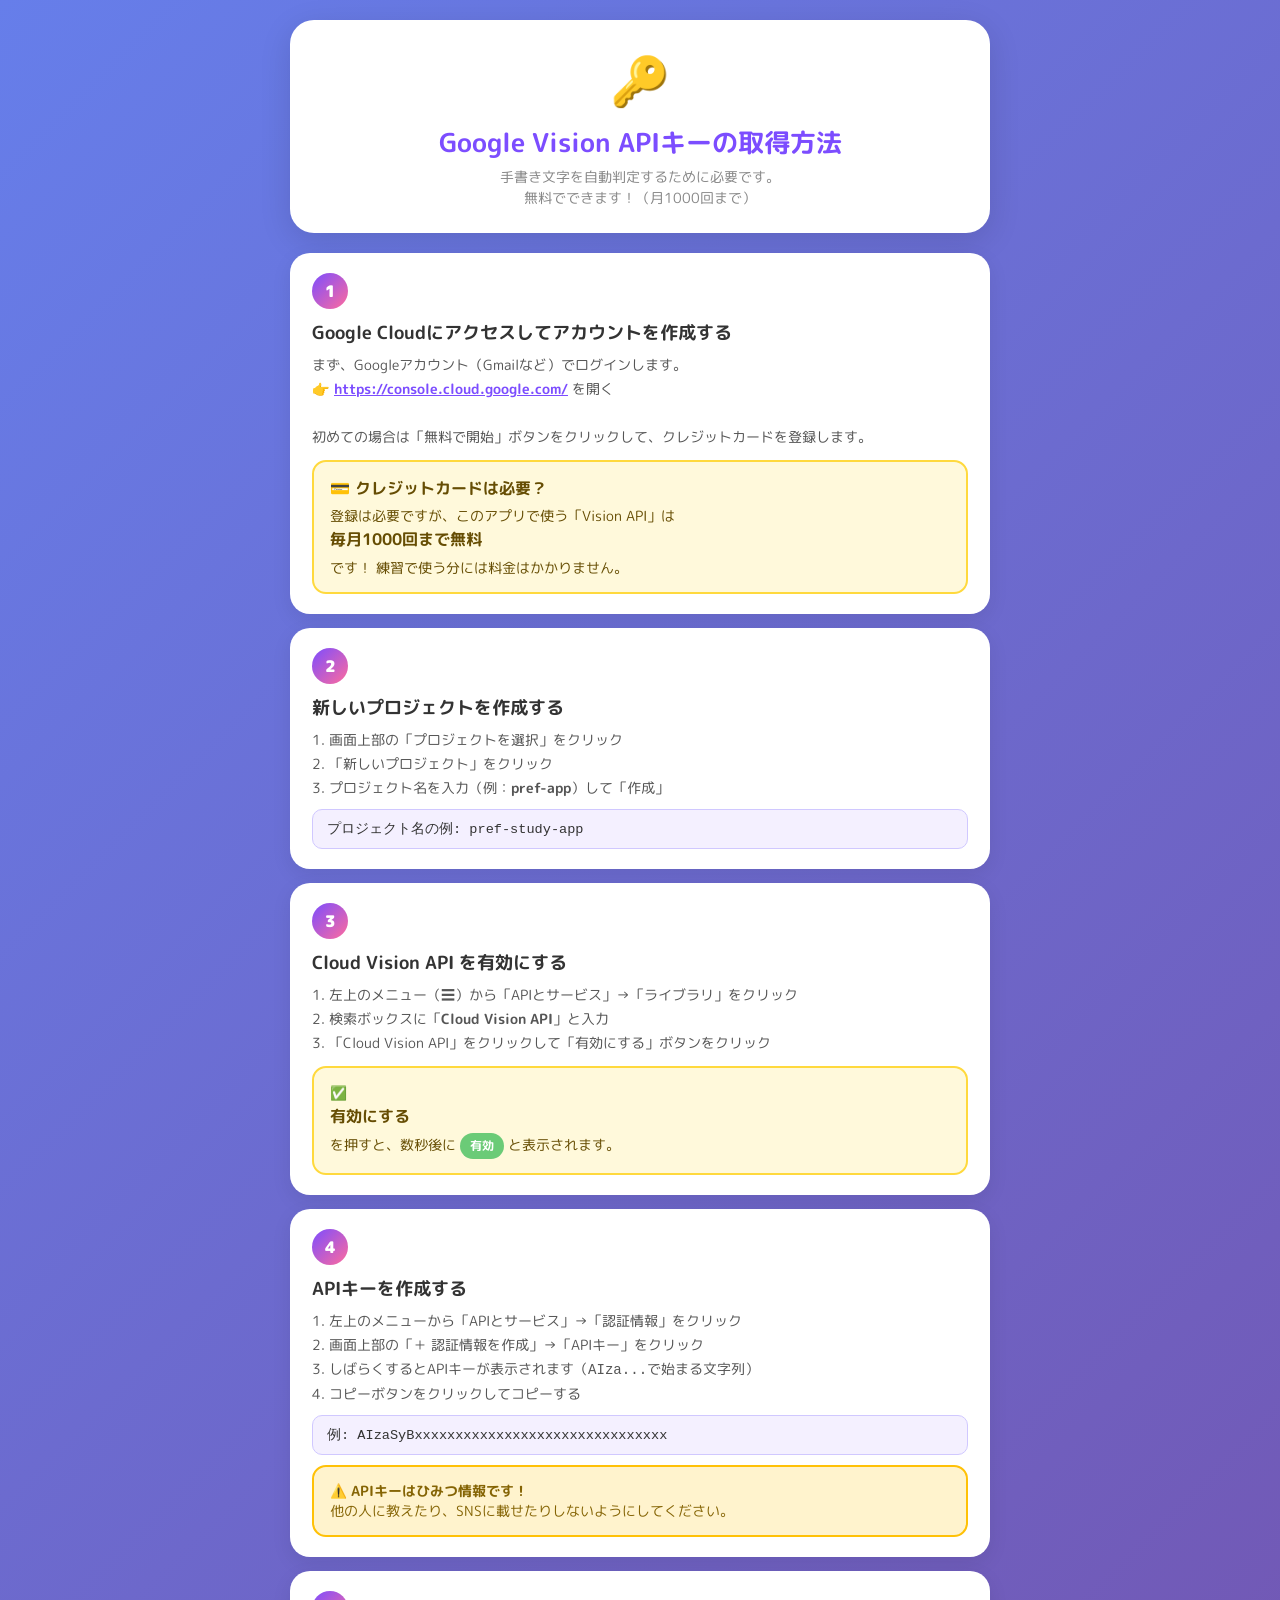
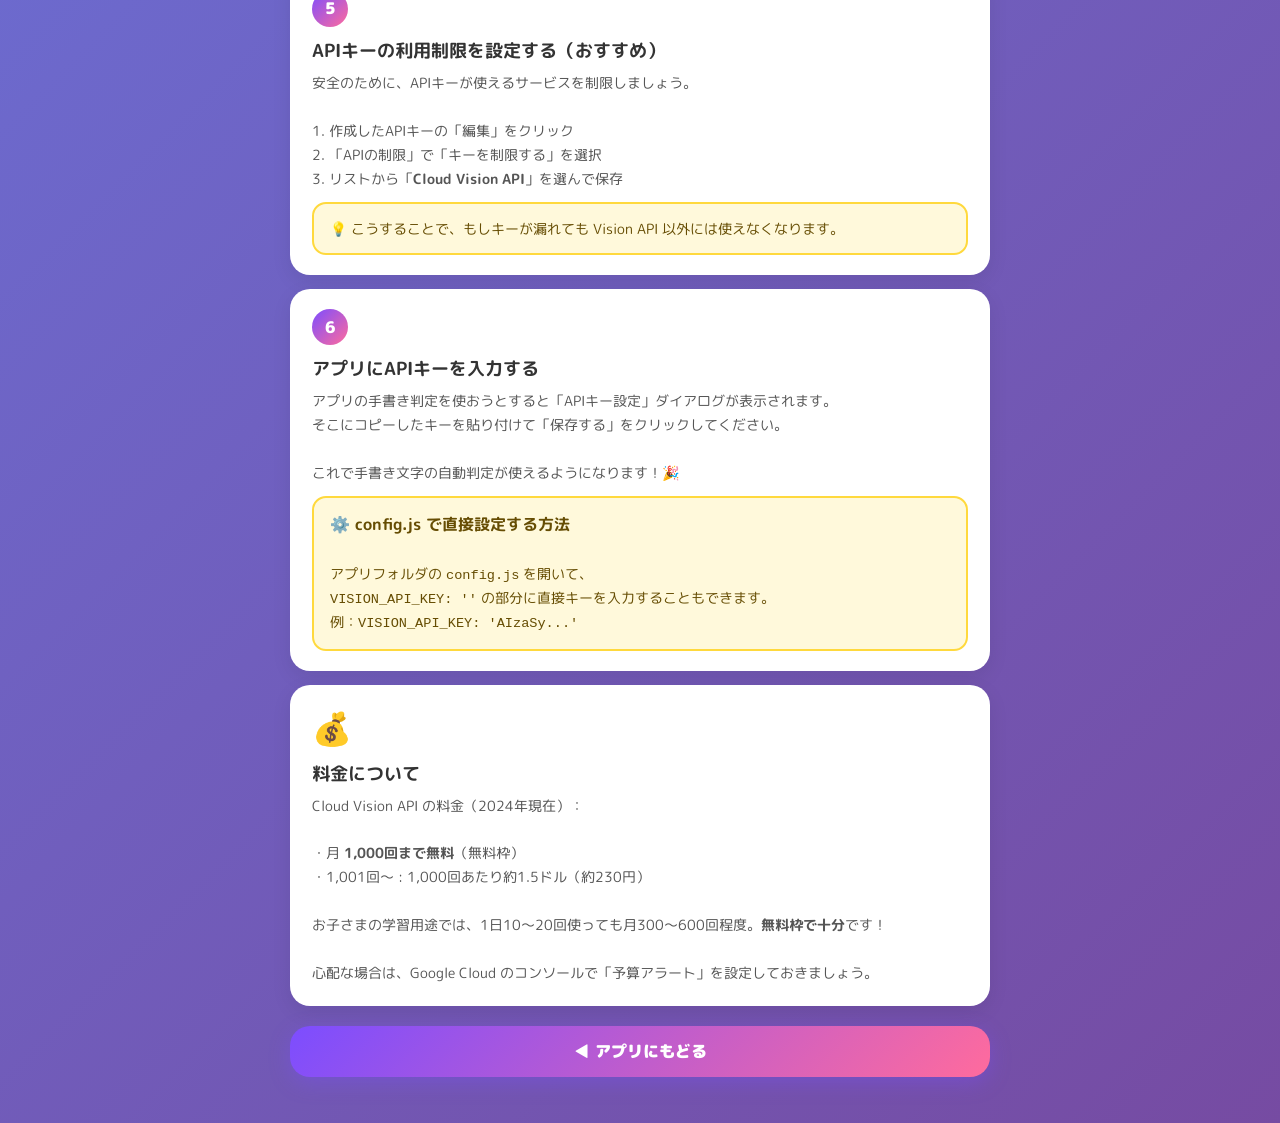
<file: setup-guide.html>
<!DOCTYPE html>
<html lang="ja">
<head>
  <meta charset="UTF-8">
  <meta name="viewport" content="width=device-width, initial-scale=1.0">
  <title>Vision APIキーの取得方法 📘</title>
  <link rel="preconnect" href="https://fonts.googleapis.com">
  <link href="https://fonts.googleapis.com/css2?family=M+PLUS+Rounded+1c:wght@400;700;900&display=swap" rel="stylesheet">
  <style>
    :root {
      --purple: #7C4DFF;
      --pink: #FF6B9D;
      --green: #6BCB77;
      --yellow: #FFD93D;
      --card: #ffffff;
    }
    * { box-sizing: border-box; margin: 0; padding: 0; }
    body {
      font-family: 'M PLUS Rounded 1c', sans-serif;
      background: linear-gradient(135deg, #667eea, #764ba2);
      min-height: 100vh; padding: 20px;
    }
    .guide-wrap { max-width: 700px; margin: 0 auto; }
    .guide-header {
      background: white; border-radius: 24px; padding: 24px;
      text-align: center; margin-bottom: 20px; box-shadow: 0 8px 32px rgba(0,0,0,0.12);
    }
    .guide-header h1 { font-size: 1.6rem; color: var(--purple); margin-top: 8px; }
    .guide-header p  { color: #888; margin-top: 6px; font-size: 0.9rem; }
    .step-card {
      background: white; border-radius: 20px; padding: 20px 22px;
      margin-bottom: 14px; box-shadow: 0 6px 20px rgba(0,0,0,0.08);
    }
    .step-num {
      display: inline-flex; align-items: center; justify-content: center;
      width: 36px; height: 36px; border-radius: 50%;
      background: linear-gradient(135deg, var(--purple), var(--pink));
      color: white; font-weight: 900; font-size: 1rem; margin-bottom: 10px;
    }
    .step-card h2 { font-size: 1.1rem; color: #333; margin-bottom: 8px; }
    .step-card p  { font-size: 0.88rem; color: #555; line-height: 1.7; }
    .step-card a  { color: var(--purple); font-weight: 700; }
    .note {
      background: #fff9db; border: 2px solid var(--yellow);
      border-radius: 14px; padding: 14px 16px; margin-top: 10px;
      font-size: 0.85rem; line-height: 1.6; color: #664d03;
    }
    .note strong { display: block; margin-bottom: 4px; font-size: 1rem; }
    .warning {
      background: #fff3cd; border: 2px solid #ffc107;
      border-radius: 14px; padding: 14px 16px; margin-top: 10px;
      font-size: 0.85rem; color: #856404;
    }
    .code-box {
      background: #f4f0ff; border: 1px solid #d0c8ff;
      border-radius: 10px; padding: 10px 14px;
      font-family: monospace; font-size: 0.85rem; color: #333; margin-top: 8px;
      word-break: break-all;
    }
    .ok-badge {
      display: inline-block; background: var(--green); color: white;
      border-radius: 20px; padding: 3px 10px; font-size: 0.78rem; font-weight: 700;
    }
    .back-btn {
      display: block; width: 100%; padding: 14px;
      background: linear-gradient(135deg, var(--purple), var(--pink));
      color: white; border: none; border-radius: 20px;
      font-size: 1rem; font-weight: 900; cursor: pointer; text-align: center;
      margin-top: 20px; text-decoration: none;
      box-shadow: 0 6px 20px rgba(124,77,255,0.35);
    }
    @media (max-width: 480px) {
      body { padding: 12px; }
      .guide-header h1 { font-size: 1.3rem; }
    }
  </style>
</head>
<body>
<div class="guide-wrap">

  <div class="guide-header">
    <div style="font-size:3rem;">🔑</div>
    <h1>Google Vision APIキーの取得方法</h1>
    <p>手書き文字を自動判定するために必要です。<br>無料でできます！（月1000回まで）</p>
  </div>

  <!-- STEP 1 -->
  <div class="step-card">
    <div class="step-num">1</div>
    <h2>Google Cloudにアクセスしてアカウントを作成する</h2>
    <p>
      まず、Googleアカウント（Gmailなど）でログインします。<br>
      👉 <a href="https://console.cloud.google.com/" target="_blank">https://console.cloud.google.com/</a> を開く<br><br>
      初めての場合は「無料で開始」ボタンをクリックして、クレジットカードを登録します。
    </p>
    <div class="note">
      <strong>💳 クレジットカードは必要？</strong>
      登録は必要ですが、このアプリで使う「Vision API」は<strong>毎月1000回まで無料</strong>です！
      練習で使う分には料金はかかりません。
    </div>
  </div>

  <!-- STEP 2 -->
  <div class="step-card">
    <div class="step-num">2</div>
    <h2>新しいプロジェクトを作成する</h2>
    <p>
      1. 画面上部の「プロジェクトを選択」をクリック<br>
      2. 「新しいプロジェクト」をクリック<br>
      3. プロジェクト名を入力（例：<strong>pref-app</strong>）して「作成」<br>
    </p>
    <div class="code-box">プロジェクト名の例: pref-study-app</div>
  </div>

  <!-- STEP 3 -->
  <div class="step-card">
    <div class="step-num">3</div>
    <h2>Cloud Vision API を有効にする</h2>
    <p>
      1. 左上のメニュー（☰）から「APIとサービス」→「ライブラリ」をクリック<br>
      2. 検索ボックスに「<strong>Cloud Vision API</strong>」と入力<br>
      3. 「Cloud Vision API」をクリックして「有効にする」ボタンをクリック<br>
    </p>
    <div class="note">
      ✅ <strong>有効にする</strong>を押すと、数秒後に <span class="ok-badge">有効</span> と表示されます。
    </div>
  </div>

  <!-- STEP 4 -->
  <div class="step-card">
    <div class="step-num">4</div>
    <h2>APIキーを作成する</h2>
    <p>
      1. 左上のメニューから「APIとサービス」→「認証情報」をクリック<br>
      2. 画面上部の「＋ 認証情報を作成」→「APIキー」をクリック<br>
      3. しばらくするとAPIキーが表示されます（<code>AIza...</code>で始まる文字列）<br>
      4. コピーボタンをクリックしてコピーする<br>
    </p>
    <div class="code-box">例: AIzaSyBxxxxxxxxxxxxxxxxxxxxxxxxxxxxxxx</div>
    <div class="warning">
      ⚠️ <strong>APIキーはひみつ情報です！</strong><br>
      他の人に教えたり、SNSに載せたりしないようにしてください。
    </div>
  </div>

  <!-- STEP 5 -->
  <div class="step-card">
    <div class="step-num">5</div>
    <h2>APIキーの利用制限を設定する（おすすめ）</h2>
    <p>
      安全のために、APIキーが使えるサービスを制限しましょう。<br><br>
      1. 作成したAPIキーの「編集」をクリック<br>
      2. 「APIの制限」で「キーを制限する」を選択<br>
      3. リストから「<strong>Cloud Vision API</strong>」を選んで保存<br>
    </p>
    <div class="note">
      💡 こうすることで、もしキーが漏れても Vision API 以外には使えなくなります。
    </div>
  </div>

  <!-- STEP 6 -->
  <div class="step-card">
    <div class="step-num">6</div>
    <h2>アプリにAPIキーを入力する</h2>
    <p>
      アプリの手書き判定を使おうとすると「APIキー設定」ダイアログが表示されます。<br>
      そこにコピーしたキーを貼り付けて「保存する」をクリックしてください。<br><br>
      これで手書き文字の自動判定が使えるようになります！🎉
    </p>
    <div class="note">
      <strong>⚙️ config.js で直接設定する方法</strong><br>
      アプリフォルダの <code>config.js</code> を開いて、<br>
      <code>VISION_API_KEY: ''</code> の部分に直接キーを入力することもできます。<br>
      例：<code>VISION_API_KEY: 'AIzaSy...'</code>
    </div>
  </div>

  <!-- 料金について -->
  <div class="step-card">
    <div style="font-size:2rem;margin-bottom:8px;">💰</div>
    <h2>料金について</h2>
    <p>
      Cloud Vision API の料金（2024年現在）：<br><br>
      ・月 <strong>1,000回まで無料</strong>（無料枠）<br>
      ・1,001回〜 : 1,000回あたり約1.5ドル（約230円）<br><br>
      お子さまの学習用途では、1日10〜20回使っても月300〜600回程度。<strong>無料枠で十分</strong>です！<br><br>
      心配な場合は、Google Cloud のコンソールで「予算アラート」を設定しておきましょう。
    </p>
  </div>

  <a href="index.html" class="back-btn">◀ アプリにもどる</a>

  <div style="height:30px;"></div>
</div>
</body>
</html>
</file>
